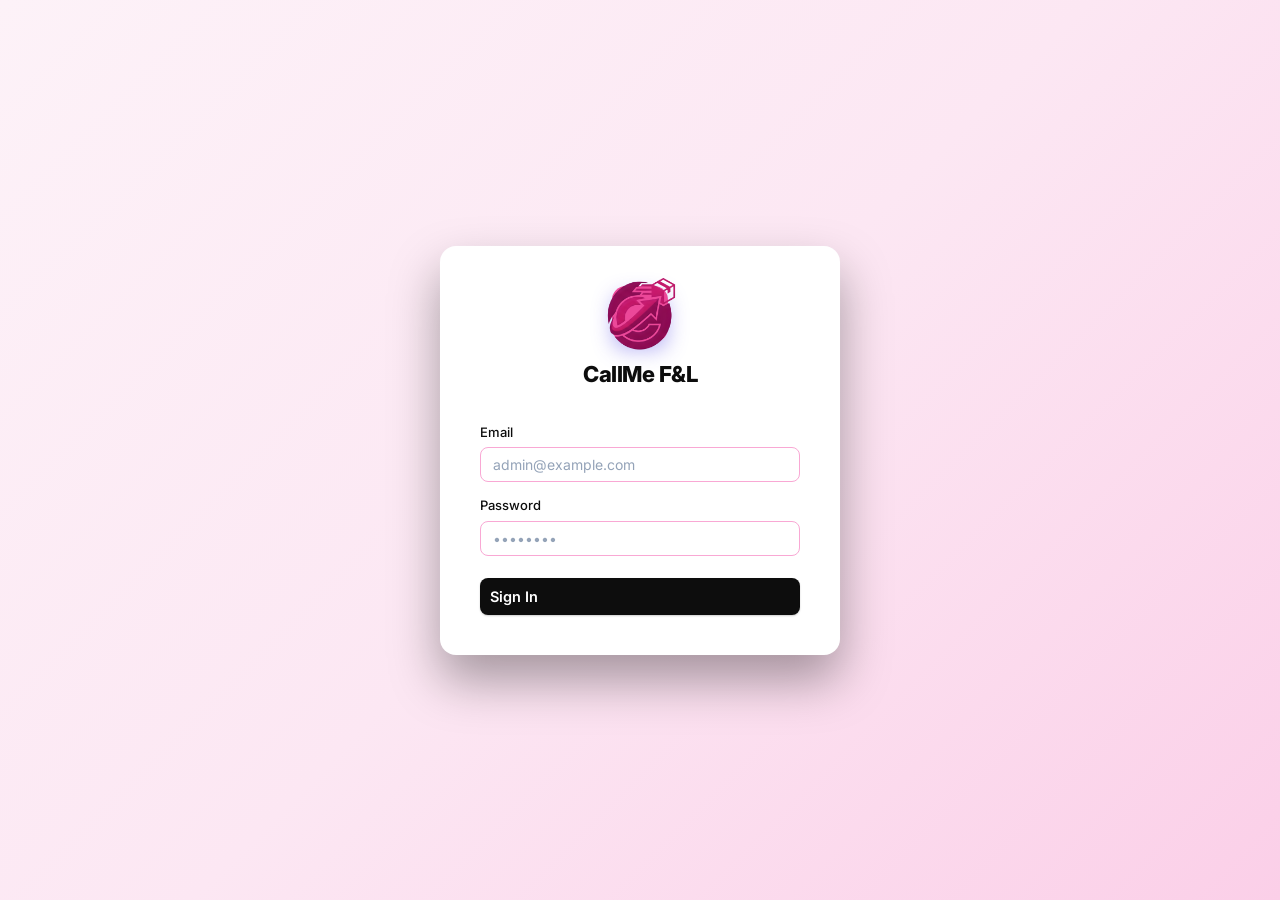
<file: inventory.html>
<!DOCTYPE html>
<html lang="en">
<head>
  <meta charset="UTF-8" />
  <meta name="viewport" content="width=device-width, initial-scale=1.0" />
  <title>Inventory — WMS</title>
  <link rel="stylesheet" href="./css/style.css" />
</head>
<body>
<div class="layout">

  <!-- ── Sidebar ─────────────────────────────────────────────────────────────── -->
  <aside class="sidebar">
    <div class="sidebar-brand" style="flex-direction:column; align-items:center; padding:24px 16px 20px; gap:8px; border-bottom: 1px solid; border-image: linear-gradient(90deg, transparent, #ec4899, transparent) 1;">
      <img src="/images/logo.png" alt="logo" style="width:56px; height:56px; object-fit:contain;" />
      <div class="brand-name" style="font-size:16px; font-weight:700; color:#fff; letter-spacing:0.3px;">CallMe F&amp;L</div>
    </div>

    <nav class="sidebar-nav">
      <span class="nav-label">Navigation</span>

      <a class="nav-link" href="/dashboard.html">
        <svg class="nav-icon" viewBox="0 0 24 24" fill="none" stroke="currentColor" stroke-width="1.75">
          <path stroke-linecap="round" stroke-linejoin="round"
            d="M2.25 12l8.954-8.955c.44-.439 1.152-.439 1.591 0L21.75 12M4.5 9.75v10.125c0 .621.504 1.125 1.125 1.125H9.75v-4.875c0-.621.504-1.125 1.125-1.125h2.25c.621 0 1.125.504 1.125 1.125V21h4.125c.621 0 1.125-.504 1.125-1.125V9.75M8.25 21h8.25"/>
        </svg>
        <span>Dashboard</span>
      </a>

      <a class="nav-link" href="/inventory.html">
        <svg class="nav-icon" viewBox="0 0 24 24" fill="none" stroke="currentColor" stroke-width="1.75">
          <path stroke-linecap="round" stroke-linejoin="round"
            d="M20.25 7.5l-.625 10.632a2.25 2.25 0 01-2.247 2.118H6.622a2.25 2.25 0 01-2.247-2.118L3.75 7.5M10 11.25h4M3.375 7.5h17.25c.621 0 1.125-.504 1.125-1.125v-1.5c0-.621-.504-1.125-1.125-1.125H3.375c-.621 0-1.125.504-1.125 1.125v1.5c0 .621.504 1.125 1.125 1.125z"/>
        </svg>
        <span>Inventory</span>
      </a>

      <a class="nav-link" href="/orders.html">
        <svg class="nav-icon" viewBox="0 0 24 24" fill="none" stroke="currentColor" stroke-width="1.75">
          <path stroke-linecap="round" stroke-linejoin="round"
            d="M9 12h3.75M9 15h3.75M9 18h3.75m3 .75H18a2.25 2.25 0 002.25-2.25V6.108c0-1.135-.845-2.098-1.976-2.192a48.424 48.424 0 00-1.123-.08m-5.801 0c-.065.21-.1.433-.1.664 0 .414.336.75.75.75h4.5a.75.75 0 00.75-.75 2.25 2.25 0 00-.1-.664m-5.8 0A2.251 2.251 0 0113.5 2.25H15c1.012 0 1.867.668 2.15 1.586m-5.8 0c-.376.023-.75.05-1.124.08C9.095 4.01 8.25 4.973 8.25 6.108V8.25m0 0H4.875c-.621 0-1.125.504-1.125 1.125v11.25c0 .621.504 1.125 1.125 1.125h9.75c.621 0 1.125-.504 1.125-1.125V9.375c0-.621-.504-1.125-1.125-1.125H8.25zM6.75 12h.008v.008H6.75V12zm0 3h.008v.008H6.75V15zm0 3h.008v.008H6.75V18z"/>
        </svg>
        <span>Orders</span>
      </a>

      <a class="nav-link" href="/packing.html">
        <svg class="nav-icon" viewBox="0 0 24 24" fill="none" stroke="currentColor" stroke-width="1.75">
          <path stroke-linecap="round" stroke-linejoin="round"
            d="M9.568 3H5.25A2.25 2.25 0 003 5.25v4.318c0 .597.237 1.17.659 1.591l9.581 9.581c.699.699 1.78.872 2.607.33a18.095 18.095 0 005.223-5.223c.542-.827.369-1.908-.33-2.607L11.16 3.66A2.25 2.25 0 009.568 3z"/>
          <path stroke-linecap="round" stroke-linejoin="round" d="M6 6h.008v.008H6V6z"/>
        </svg>
        <span>Fulfillment</span>
      </a>
    </nav>

    <div class="sidebar-footer">
      <div class="sidebar-user">
        <div class="user-avatar" id="user-avatar">?</div>
        <div class="sidebar-user-info">
          <div class="sidebar-user-name" id="user-name">...</div>
        </div>
        <button class="sidebar-logout-btn" onclick="logout()" title="Sign out">
          <svg viewBox="0 0 24 24" fill="none" stroke="currentColor" stroke-width="1.75">
            <path stroke-linecap="round" stroke-linejoin="round"
              d="M15.75 9V5.25A2.25 2.25 0 0013.5 3h-6a2.25 2.25 0 00-2.25 2.25v13.5A2.25 2.25 0 007.5 21h6a2.25 2.25 0 002.25-2.25V15m3 0l3-3m0 0l-3-3m3 3H9"/>
          </svg>
        </button>
      </div>
    </div>
  </aside>

  <!-- ── Main ─────────────────────────────────────────────────────────────────── -->
  <div class="main">
    <header class="topbar">
      <div class="topbar-title">Inventory</div>
      <div class="topbar-user">
        <div class="user-avatar" id="topbar-avatar">?</div>
      </div>
    </header>

    <main class="content">
      <div class="page-header">
        <div>
          <div class="page-title">Products</div>
          <div class="page-subtitle">Manage stock levels and product catalog</div>
        </div>
        <button class="btn btn-primary" onclick="showModal('modal-add')">+ Add Product</button>
      </div>

      <!-- Orange banner: low stock (above 0 but below threshold) -->
      <div class="alert-banner" id="low-stock-banner" style="display:none">
        <span>⚠️</span>
        <span><strong id="low-stock-count">0</strong> products running low</span>
        <button class="btn btn-secondary btn-xs" onclick="filterByStock('low')">Filter now</button>
        <button class="alert-close" onclick="this.parentElement.style.display='none'">✕</button>
      </div>
      <!-- Red banner: out of stock (quantity = 0) -->
      <div class="alert-banner alert-banner-danger" id="out-stock-banner" style="display:none">
        <span>❌</span>
        <span><strong id="out-stock-count">0</strong> products out of stock</span>
        <button class="btn btn-secondary btn-xs" onclick="filterByStock('out')">Filter now</button>
        <button class="alert-close" onclick="this.parentElement.style.display='none'">✕</button>
      </div>

      <div class="card">
        <div class="toolbar">
          <input class="form-control toolbar-search" id="search-input" type="text" placeholder="Search by name, SKU..." />
          <select class="form-control" id="category-filter" style="width:150px">
            <option value="">All categories</option>
          </select>
          <select class="form-control" id="stock-filter" style="width:160px" onchange="loadProducts(1)">
            <option value="">All stock levels</option>
            <option value="low">⚠️ Low Stock</option>
            <option value="out">❌ Out of Stock</option>
          </select>
          <button class="btn btn-secondary" onclick="loadProducts(1)">Filter</button>
        </div>

        <div class="table-wrap">
          <table>
            <thead>
              <tr>
                <th>SKU</th>
                <th>Product</th>
                <th>Category</th>
                <th>Price</th>
                <th>Stock</th>
                <th>Status</th>
                <th class="text-right">Actions</th>
              </tr>
            </thead>
            <tbody id="product-table">
              <tr><td colspan="7"><div class="loading"><div class="spinner"></div> Loading...</div></td></tr>
            </tbody>
          </table>
        </div>
        <div class="pagination" id="pagination"></div>
      </div>
    </main>
  </div>
</div>

<!-- Modal: Add product -->
<div class="modal" id="modal-add">
  <div class="modal-box">
    <div class="modal-header">
      <div class="modal-title">Add Product</div>
      <button class="modal-close" onclick="closeModal('modal-add')">✕</button>
    </div>
    <form id="form-add" onsubmit="submitAdd(event)">
      <div class="modal-body">
        <div class="form-row">
          <div class="form-group">
            <label class="form-label">Product Name *</label>
            <input class="form-control" name="name" required placeholder="Product name" />
          </div>
          <div class="form-group">
            <label class="form-label">SKU *</label>
            <input class="form-control" name="sku" required placeholder="WH-001" />
          </div>
        </div>
        <div class="form-row">
          <div class="form-group">
            <label class="form-label">Category *</label>
            <input class="form-control" name="category" required placeholder="Electronics, Food..." />
          </div>
          <div class="form-group">
            <label class="form-label">Unit</label>
            <select class="form-control" name="unit">
              <option value="piece">Piece</option>
              <option value="kg">Kg</option>
              <option value="box">Box</option>
              <option value="liter">Liter</option>
              <option value="meter">Meter</option>
            </select>
          </div>
        </div>
        <div class="form-row">
          <div class="form-group">
            <label class="form-label">Price (USD) *</label>
            <input class="form-control" name="price" type="number" min="0" step="0.01" required placeholder="0.00" />
          </div>
          <div class="form-group">
            <label class="form-label">Initial Stock</label>
            <input class="form-control" name="stock" type="number" min="0" value="0" />
          </div>
        </div>
        <div class="form-group">
          <label class="form-label">Description</label>
          <textarea class="form-control" name="description" rows="2" placeholder="Product description..."></textarea>
        </div>
      </div>
      <div class="modal-footer">
        <button type="button" class="btn btn-secondary" onclick="closeModal('modal-add')">Cancel</button>
        <button type="submit" class="btn btn-primary" id="btn-add">Add Product</button>
      </div>
    </form>
  </div>
</div>

<!-- Modal: Update stock -->
<div class="modal" id="modal-stock">
  <div class="modal-box" style="max-width:380px">
    <div class="modal-header">
      <div class="modal-title">Update Stock</div>
      <button class="modal-close" onclick="closeModal('modal-stock')">✕</button>
    </div>
    <div class="modal-body">
      <p style="margin-bottom:12px">Product: <strong id="stock-product-name"></strong></p>
      <p style="margin-bottom:16px">Current Stock: <strong id="stock-current"></strong></p>
      <div class="form-group">
        <label class="form-label">Adjustment (+ restock, − dispatch)</label>
        <input class="form-control" id="stock-adjustment" type="number" placeholder="e.g. 50 or -10" />
      </div>
    </div>
    <div class="modal-footer">
      <button type="button" class="btn btn-secondary" onclick="closeModal('modal-stock')">Cancel</button>
      <button type="button" class="btn btn-primary" onclick="submitStock()">Update</button>
    </div>
  </div>
</div>

<script src="./js/api.js"></script>
<script>
  requireAuth();
  markActiveNav();
  renderUser();

  const user = getUser();
  if (user) {
    const initials = user.name[0].toUpperCase();
    document.getElementById('user-avatar').textContent   = initials;
    document.getElementById('topbar-avatar').textContent = initials;
  }

  const h = escapeHtml;
  let currentPage = 1;
  let selectedProductId = null;
  const productCache = new Map();
  const UNIT_LABEL = { piece: 'pc', kg: 'kg', box: 'box', liter: 'L', meter: 'm' };

  async function loadProducts(page = 1) {
    currentPage = page;
    const search      = document.getElementById('search-input').value.trim();
    const category    = document.getElementById('category-filter').value;
    const stockStatus = document.getElementById('stock-filter').value;

    document.getElementById('product-table').innerHTML =
      `<tr><td colspan="7"><div class="loading"><div class="spinner"></div> Loading...</div></td></tr>`;

    try {
      const params = { page, limit: 15 };
      if (search)      params.search      = search;
      if (category)    params.category    = category;
      if (stockStatus) params.stockStatus = stockStatus;

      const data = await Products.list(params);
      renderTable(data?.products || []);
      renderPagination(data?.pagination || { totalPages: 1, page: 1 });
      populateCategories(data?.products || []);
    } catch (err) {
      toast(err.message, 'error');
    }
  }

  function renderTable(products) {
    const tbody = document.getElementById('product-table');
    if (!products.length) {
      tbody.innerHTML = `<tr><td colspan="7">
        <div class="empty"><div class="empty-icon">📦</div><p>No products found</p></div>
      </td></tr>`;
      return;
    }
    products.forEach(p => productCache.set(p._id, p));
    tbody.innerHTML = products.map(p => {
      const isOut     = p.stock === 0;
      const isLow     = !isOut && p.stock <= p.lowStockThreshold;
      const unitLabel = UNIT_LABEL[p.unit] || p.unit || '';

      let stockBadge = '';
      if (isOut)      stockBadge = '<span class="badge badge-red" style="margin-left:4px">Out of Stock</span>';
      else if (isLow) stockBadge = '<span class="badge badge-orange" style="margin-left:4px">Low Stock</span>';

      return `
        <tr>
          <td class="fw-600" style="font-family:monospace;font-size:12.5px">${h(p.sku)}</td>
          <td>
            <div class="fw-600">${h(p.name)}</div>
            ${p.description ? `<div class="text-muted" style="font-size:12px;max-width:220px;overflow:hidden;text-overflow:ellipsis;white-space:nowrap">${h(p.description)}</div>` : ''}
          </td>
          <td><span class="badge badge-grey">${h(p.category)}</span></td>
          <td class="fw-600">${formatCurrency(p.price)}</td>
          <td class="${isOut ? 'text-danger fw-600' : isLow ? 'stock-low' : ''}">
            ${p.stock} ${h(unitLabel)}
            ${stockBadge}
          </td>
          <td>${p.isActive
            ? '<span class="badge badge-green">Active</span>'
            : '<span class="badge badge-grey">Inactive</span>'}</td>
          <td class="text-right" style="white-space:nowrap">
            <button class="btn btn-secondary btn-xs" onclick="openStockModal('${p._id}')">Stock</button>
            <button class="btn btn-danger btn-xs" onclick="deleteProduct('${p._id}')" style="margin-left:4px">Delete</button>
          </td>
        </tr>
      `;
    }).join('');
  }

  function renderPagination({ totalPages, page }) {
    const el = document.getElementById('pagination');
    if (totalPages <= 1) { el.innerHTML = ''; return; }
    let html = `<button class="page-btn" onclick="loadProducts(${page - 1})" ${page === 1 ? 'disabled' : ''}>‹</button>`;
    for (let i = 1; i <= totalPages; i++)
      html += `<button class="page-btn ${i === page ? 'active' : ''}" onclick="loadProducts(${i})">${i}</button>`;
    html += `<button class="page-btn" onclick="loadProducts(${page + 1})" ${page === totalPages ? 'disabled' : ''}>›</button>`;
    el.innerHTML = html;
  }

  function populateCategories(products) {
    const sel = document.getElementById('category-filter');
    const existing = new Set([...sel.options].map(o => o.value).filter(Boolean));
    products.forEach(p => {
      if (p.category && !existing.has(p.category)) {
        existing.add(p.category);
        sel.add(new Option(p.category, p.category));
      }
    });
  }

  async function submitAdd(e) {
    e.preventDefault();
    const btn  = document.getElementById('btn-add');
    const form = e.target;
    const data = Object.fromEntries(new FormData(form));
    data.price = Number(data.price);
    data.stock = Number(data.stock);

    btn.disabled = true; btn.textContent = 'Saving...';
    try {
      await Products.create(data);
      toast('Product added successfully');
      form.reset();
      closeModal('modal-add');
      loadProducts(1);
    } catch (err) {
      toast(err.message, 'error');
    } finally {
      btn.disabled = false; btn.textContent = 'Add Product';
    }
  }

  function openStockModal(id) {
    const p = productCache.get(id);
    if (!p) return;
    selectedProductId = id;
    document.getElementById('stock-product-name').textContent = p.name;
    document.getElementById('stock-current').textContent      = p.stock;
    document.getElementById('stock-adjustment').value         = '';
    showModal('modal-stock');
  }

  async function submitStock() {
    const adj = parseInt(document.getElementById('stock-adjustment').value, 10);
    if (!adj || isNaN(adj)) { toast('Enter a valid adjustment value', 'error'); return; }
    try {
      await Products.updateStock(selectedProductId, adj);
      toast('Stock updated successfully');
      closeModal('modal-stock');
      loadProducts(currentPage);
    } catch (err) {
      toast(err.message, 'error');
    }
  }

  async function deleteProduct(id) {
    const p = productCache.get(id);
    if (!p) return;
    if (!confirm(`Delete "${p.name}"?\nThis action cannot be undone.`)) return;
    try {
      await Products.remove(id);
      toast('Product deleted');
      productCache.delete(id);
      loadProducts(currentPage);
    } catch (err) {
      toast(err.message, 'error');
    }
  }

  function filterByStock(status) {
    document.getElementById('stock-filter').value = status;
    document.getElementById('low-stock-banner').style.display = 'none';
    document.getElementById('out-stock-banner').style.display = 'none';
    loadProducts(1);
  }

  document.getElementById('search-input').addEventListener('keydown', e => {
    if (e.key === 'Enter') loadProducts(1);
  });

  async function checkLowStock() {
    try {
      const [lowData, outData] = await Promise.all([
        Products.list({ stockStatus: 'low', limit: 1 }),
        Products.list({ stockStatus: 'out', limit: 1 }),
      ]);
      if ((lowData?.pagination?.total ?? 0) > 0) {
        document.getElementById('low-stock-count').textContent = lowData.pagination.total;
        document.getElementById('low-stock-banner').style.display = 'flex';
      }
      if ((outData?.pagination?.total ?? 0) > 0) {
        document.getElementById('out-stock-count').textContent = outData.pagination.total;
        document.getElementById('out-stock-banner').style.display = 'flex';
      }
    } catch (_) {}
  }

  loadProducts(1);
  checkLowStock();
</script>
</body>
</html>
</file>
<file: css/style.css>
@import url('https://fonts.googleapis.com/css2?family=Inter:wght@400;500;600;700;800&display=swap');

/* ─── Variables ──────────────────────────────────────────────────────────────── */
:root {
  --primary:      #ec4899;
  --primary-dk:   #db2777;
  --primary-lt:   #1a0010;
  --sidebar-bg:   #1a0012;
  --sidebar-w:    248px;
  --bg:           #fdf2f8;
  --surface:      #ffffff;
  --border:       #f9a8d4;
  --border-lt:    #f1f5f9;
  --text:         #0d0d0d;
  --text-muted:   #64748b;
  --text-light:   #94a3b8;
  --danger:       #ef4444;
  --danger-lt:    #fff1f2;
  --success:      #16a34a;
  --success-lt:   #f0fdf4;
  --warning:      #d97706;
  --warning-lt:   #fffbeb;
  --radius:       8px;
  --radius-lg:    12px;
  --shadow-sm:    0 1px 2px 0 rgb(0 0 0/.05);
  --shadow:       0 1px 3px 0 rgb(0 0 0/.08), 0 1px 2px -1px rgb(0 0 0/.06);
  --shadow-md:    0 4px 6px -1px rgb(0 0 0/.07), 0 2px 4px -2px rgb(0 0 0/.05);
  --t:            .15s cubic-bezier(.4,0,.2,1);
}

/* ─── Reset ──────────────────────────────────────────────────────────────────── */
*, *::before, *::after { box-sizing: border-box; margin: 0; padding: 0; }
body {
  font-family: 'Inter', 'Segoe UI', system-ui, sans-serif;
  background: var(--bg); color: var(--text);
  font-size: 14px; line-height: 1.5;
  -webkit-font-smoothing: antialiased; -moz-osx-font-smoothing: grayscale;
}
a { color: inherit; text-decoration: none; }
button { cursor: pointer; font-family: inherit; font-size: 14px; }
input, select, textarea { font-family: inherit; font-size: 14px; }

/* ─── Layout ─────────────────────────────────────────────────────────────────── */
.layout { display: flex; min-height: 100vh; }

.sidebar {
  width: var(--sidebar-w);
  background: var(--sidebar-bg);
  display: flex; flex-direction: column; flex-shrink: 0;
  position: fixed; inset: 0 auto 0 0; z-index: 100;
  border-right: 1px solid rgba(236,72,153,.15);
}

/* ─── Sidebar brand ──────────────────────────────────────────────────────────── */
.sidebar-brand {
  display: flex;
  flex-direction: column;
  align-items: center;
  padding: 24px 16px 20px;
  gap: 8px;
  border-bottom: none;
  background: transparent;
}
.brand-icon {
  width: 72px; height: 72px; border-radius: 0;
  background: transparent !important;
  display: flex; align-items: center; justify-content: center; flex-shrink: 0;
  box-shadow: none !important; padding: 0;
}
.brand-icon img { width: 72px; height: 72px; object-fit: contain; }
.brand-icon svg { width: 20px; height: 20px; color: #ec4899; }
.brand-name { font-size: 16px; font-weight: 700; color: #fff; letter-spacing: -.3px; }
.brand-sub  { font-size: 11px; color: #475569; margin-top: 1px; }

/* ─── Sidebar nav ────────────────────────────────────────────────────────────── */
.sidebar-nav { padding: 10px 8px; flex: 1; overflow-y: auto; }
.nav-label {
  display: block; font-size: 10px; font-weight: 600; color: #9d174d;
  text-transform: uppercase; letter-spacing: 1px; padding: 14px 8px 6px;
}
.nav-link {
  display: flex; align-items: center; gap: 10px;
  padding: 8px 10px; border-radius: var(--radius);
  color: #f9a8d4; font-size: 13.5px; font-weight: 500;
  transition: background var(--t), color var(--t);
  margin-bottom: 1px; position: relative;
}
.nav-link:hover { background: rgba(255,255,255,.07); color: #fff; }
.nav-link.active {
  background: rgba(236,72,153,.2); color: #fff;
}
.nav-link.active::before {
  content: ''; position: absolute;
  left: 0; top: 22%; bottom: 22%;
  width: 3px; background: #ec4899; border-radius: 0 3px 3px 0;
}
.nav-icon { width: 18px; height: 18px; flex-shrink: 0; color: inherit; }

/* ─── Sidebar footer (user row) ──────────────────────────────────────────────── */
.sidebar-footer {
  padding: 10px 8px 12px;
  border-top: 1px solid rgba(236,72,153,.2);
}
.sidebar-user {
  display: flex; align-items: center; gap: 10px;
  padding: 8px 10px; border-radius: var(--radius);
}
.sidebar-user-info { flex: 1; min-width: 0; }
.sidebar-user-name {
  font-size: 13px; font-weight: 500; color: #f9a8d4;
  white-space: nowrap; overflow: hidden; text-overflow: ellipsis;
}
.sidebar-logout-btn {
  background: none; border: none; padding: 6px; border-radius: 6px;
  color: #9d174d; display: flex; align-items: center; justify-content: center; flex-shrink: 0;
  transition: background var(--t), color var(--t);
}
.sidebar-logout-btn svg { width: 16px; height: 16px; }
.sidebar-logout-btn:hover { background: rgba(236,72,153,.15); color: #fda4af; }

/* Legacy logout button (kept for compat) */
.btn-logout {
  width: 100%; padding: 8px 10px; background: transparent;
  border: 1px solid rgba(255,255,255,.1); border-radius: var(--radius);
  color: #64748b; display: flex; align-items: center; gap: 8px;
  transition: background var(--t), color var(--t), border-color var(--t); font-size: 13px;
}
.btn-logout:hover { background: rgba(239,68,68,.12); border-color: rgba(239,68,68,.4); color: #fca5a5; }

/* ─── Main area ──────────────────────────────────────────────────────────────── */
.main { margin-left: var(--sidebar-w); flex: 1; display: flex; flex-direction: column; min-width: 0; }

.topbar {
  background: var(--surface); border-bottom: 1px solid var(--border);
  padding: 0 28px; height: 58px;
  display: flex; align-items: center; justify-content: space-between;
  position: sticky; top: 0; z-index: 50;
}
.topbar-title { font-size: 15px; font-weight: 600; }
.topbar-user  { display: flex; align-items: center; gap: 10px; }
.user-avatar {
  width: 32px; height: 32px; border-radius: 50%;
  background: linear-gradient(135deg, var(--primary) 0%, #818cf8 100%);
  color: #fff; display: flex; align-items: center; justify-content: center;
  font-weight: 700; font-size: 13px; flex-shrink: 0; letter-spacing: -.5px;
}

.content { padding: 28px; flex: 1; }

/* ─── Page header ────────────────────────────────────────────────────────────── */
.page-header {
  display: flex; align-items: flex-start; justify-content: space-between;
  margin-bottom: 24px; gap: 16px; flex-wrap: wrap;
}
.page-title    { font-size: 22px; font-weight: 700; letter-spacing: -.4px; line-height: 1.2; }
.page-subtitle { font-size: 13px; color: #831843; margin-top: 3px; }

/* ─── Cards ──────────────────────────────────────────────────────────────────── */
.card {
  background: var(--surface); border-radius: var(--radius-lg);
  border: 1px solid var(--border); box-shadow: var(--shadow-sm); padding: 20px;
}
.card-header { display: flex; align-items: center; justify-content: space-between; margin-bottom: 18px; }
.card-title  { font-size: 15px; font-weight: 600; }

/* ─── Stat cards ─────────────────────────────────────────────────────────────── */
.stats-grid {
  display: grid; grid-template-columns: repeat(auto-fit, minmax(200px, 1fr));
  gap: 16px; margin-bottom: 24px;
}
.stat-card {
  background: var(--surface); border: 1px solid var(--border);
  border-radius: var(--radius-lg); box-shadow: var(--shadow-sm);
  padding: 20px; display: flex; align-items: flex-start; gap: 16px;
  transition: box-shadow var(--t), border-color var(--t);
}
.stat-card:hover { border-color: #c7d2fe; box-shadow: var(--shadow); }
.stat-icon-wrap {
  width: 44px; height: 44px; border-radius: 10px;
  display: flex; align-items: center; justify-content: center; flex-shrink: 0;
}
.stat-icon-wrap svg { width: 22px; height: 22px; }
.stat-icon-indigo { background: #eef2ff; color: var(--primary); }
.stat-icon-amber  { background: #fffbeb; color: #d97706; }
.stat-icon-blue   { background: #eff6ff; color: #2563eb; }
.stat-icon-green  { background: #f0fdf4; color: var(--success); }
.stat-content     { flex: 1; min-width: 0; }
.stat-label { font-size: 11.5px; font-weight: 500; color: var(--text-muted); text-transform: uppercase; letter-spacing: .5px; }
.stat-value { font-size: 26px; font-weight: 700; margin-top: 4px; letter-spacing: -.5px; line-height: 1; }
.stat-sub   { font-size: 12px; color: var(--text-muted); margin-top: 5px; }

/* ─── Buttons ────────────────────────────────────────────────────────────────── */
.btn {
  display: inline-flex; align-items: center; gap: 6px;
  padding: 7px 14px; border-radius: var(--radius);
  font-weight: 500; font-size: 13.5px; border: none;
  transition: all var(--t); white-space: nowrap;
}
.btn:disabled { opacity: .5; pointer-events: none; }
.btn:active   { transform: translateY(1px); }
.btn-primary  { background: #0d0d0d; color: #fff; box-shadow: 0 1px 2px rgb(0 0 0/.2); }
.btn-primary:hover  { background: #1f1f1f; box-shadow: 0 2px 6px rgb(0 0 0/.3); }
.btn-secondary { background: var(--surface); color: var(--text); border: 1px solid var(--border); box-shadow: var(--shadow-sm); }
.btn-secondary:hover { background: #f8fafc; border-color: #cbd5e1; }
.btn-danger   { background: var(--danger); color: #fff; box-shadow: 0 1px 2px rgb(239 68 68/.25); }
.btn-danger:hover { background: #dc2626; }
.btn-success  { background: var(--success); color: #fff; }
.btn-success:hover { background: #15803d; }
.btn-sm { padding: 5px 10px; font-size: 12.5px; }
.btn-xs { padding: 3px 8px; font-size: 12px; border-radius: 6px; }

/* ─── Forms ──────────────────────────────────────────────────────────────────── */
.form-group  { margin-bottom: 14px; }
.form-label  { display: block; font-weight: 500; margin-bottom: 5px; font-size: 13px; }
.form-control {
  width: 100%; padding: 8px 12px;
  border: 1px solid var(--border); border-radius: var(--radius);
  background: #fff; color: var(--text); outline: none;
  transition: border-color var(--t), box-shadow var(--t);
}
.form-control:focus { border-color: #a5b4fc; box-shadow: 0 0 0 3px rgba(99,102,241,.12); }
.form-control::placeholder { color: var(--text-light); }
.form-row   { display: grid; grid-template-columns: 1fr 1fr; gap: 12px; }
.form-error { color: var(--danger); font-size: 12px; margin-top: 4px; }

/* ─── Table ──────────────────────────────────────────────────────────────────── */
.table-wrap { overflow-x: auto; }
table { width: 100%; border-collapse: collapse; }
th {
  text-align: left; padding: 10px 16px;
  font-size: 11.5px; font-weight: 600; color: var(--text-muted);
  text-transform: uppercase; letter-spacing: .6px; white-space: nowrap;
  border-bottom: 1px solid var(--border); background: #fafafa;
}
td { padding: 13px 16px; border-bottom: 1px solid var(--border-lt); vertical-align: middle; }
tr:last-child td { border-bottom: none; }
tbody tr { transition: background var(--t); }
tbody tr:hover td { background: #fafbff; }
.text-right { text-align: right; }

/* ─── Badges ─────────────────────────────────────────────────────────────────── */
.badge {
  display: inline-flex; align-items: center; gap: 5px;
  padding: 3px 9px; border-radius: 999px;
  font-size: 12px; font-weight: 500; white-space: nowrap;
}
.badge::before {
  content: ''; width: 5px; height: 5px; border-radius: 50%;
  background: currentColor; opacity: .75; flex-shrink: 0;
}
.badge-yellow  { background: #fef9c3; color: #854d0e; }
.badge-orange  { background: #ffedd5; color: #9a3412; }
.badge-blue    { background: #dbeafe; color: #1e40af; }
.badge-green   { background: #dcfce7; color: #166534; }
.badge-red     { background: #fee2e2; color: #991b1b; }
.badge-grey    { background: #f1f5f9; color: #475569; }

/* ─── Modal ──────────────────────────────────────────────────────────────────── */
.modal {
  display: none; position: fixed; inset: 0;
  background: rgba(15,23,42,.5); backdrop-filter: blur(3px);
  z-index: 200; align-items: center; justify-content: center; padding: 16px;
}
.modal.open { display: flex; animation: fade-in var(--t) both; }
@keyframes fade-in { from { opacity: 0; } to { opacity: 1; } }

.modal-box {
  background: var(--surface); border-radius: var(--radius-lg);
  box-shadow: 0 25px 50px -12px rgba(0,0,0,.25);
  border: 1px solid var(--border);
  width: 100%; max-width: 480px; max-height: 92vh; overflow-y: auto;
  animation: slide-up var(--t) both;
}
@keyframes slide-up {
  from { transform: translateY(12px); opacity: 0; }
  to   { transform: translateY(0);    opacity: 1; }
}
.modal-header {
  padding: 18px 20px 16px; border-bottom: 1px solid var(--border-lt);
  display: flex; align-items: center; justify-content: space-between;
  position: sticky; top: 0; background: var(--surface); z-index: 1;
  border-radius: var(--radius-lg) var(--radius-lg) 0 0;
}
.modal-title { font-size: 16px; font-weight: 600; letter-spacing: -.3px; }
.modal-close {
  background: none; border: none;
  width: 28px; height: 28px; border-radius: 6px;
  color: var(--text-muted); font-size: 18px;
  display: flex; align-items: center; justify-content: center;
  transition: background var(--t), color var(--t);
}
.modal-close:hover { background: var(--border-lt); color: var(--text); }
.modal-body   { padding: 20px; }
.modal-footer {
  padding: 14px 20px; border-top: 1px solid var(--border-lt);
  display: flex; gap: 8px; justify-content: flex-end;
  position: sticky; bottom: 0; background: var(--surface);
  border-radius: 0 0 var(--radius-lg) var(--radius-lg);
}

/* ─── Toolbar / filters ──────────────────────────────────────────────────────── */
.toolbar { display: flex; gap: 10px; margin-bottom: 18px; flex-wrap: wrap; align-items: center; }
.toolbar-search { flex: 1; min-width: 200px; }

/* ─── Packing cards ──────────────────────────────────────────────────────────── */
.packing-grid { display: grid; grid-template-columns: repeat(auto-fill, minmax(320px, 1fr)); gap: 16px; }
.order-card {
  background: var(--surface); border-radius: var(--radius-lg);
  border: 1px solid var(--border); border-left: 3px solid var(--border);
  box-shadow: var(--shadow-sm); padding: 18px;
  transition: box-shadow var(--t), border-color var(--t);
}
.order-card:hover { box-shadow: var(--shadow); }
.order-card.pending { border-left-color: var(--warning); }
.order-card.packed  { border-left-color: var(--primary); }
.order-card-header  { display: flex; align-items: flex-start; justify-content: space-between; margin-bottom: 10px; }
.order-num          { font-weight: 700; font-size: 15px; letter-spacing: -.3px; }
.order-customer     { font-size: 13px; color: var(--text-muted); margin-top: 2px; }
.order-items        { margin: 12px 0; }
.order-item-row {
  display: flex; justify-content: space-between; font-size: 13px;
  padding: 5px 0; border-bottom: 1px dashed var(--border-lt);
}
.order-item-row:last-child { border-bottom: none; }
.order-card-footer  { display: flex; gap: 8px; margin-top: 14px; justify-content: flex-end; }

/* ─── Empty state ────────────────────────────────────────────────────────────── */
.empty { text-align: center; padding: 64px 20px; color: var(--text-muted); }
.empty-icon { font-size: 44px; margin-bottom: 12px; opacity: .6; }
.empty p { font-size: 14px; }

/* ─── Loading ────────────────────────────────────────────────────────────────── */
.loading { display: flex; align-items: center; justify-content: center; padding: 60px; color: var(--text-light); gap: 10px; }
.spinner {
  width: 22px; height: 22px;
  border: 2.5px solid var(--border); border-top-color: var(--primary);
  border-radius: 50%; animation: spin .7s linear infinite;
}
@keyframes spin { to { transform: rotate(360deg); } }

/* ─── Toast ──────────────────────────────────────────────────────────────────── */
.toast {
  position: fixed; bottom: 28px; right: 28px; z-index: 999;
  padding: 12px 18px; border-radius: var(--radius); color: #fff;
  font-size: 13.5px; font-weight: 500;
  box-shadow: 0 8px 24px rgba(0,0,0,.18);
  transform: translateY(16px); opacity: 0;
  transition: all .25s cubic-bezier(.4,0,.2,1); max-width: 380px;
}
.toast.show    { transform: translateY(0); opacity: 1; }
.toast-success { background: #166534; }
.toast-error   { background: #9f1239; }
.toast-info    { background: #1e40af; }

/* ─── Alert banner ───────────────────────────────────────────────────────────── */
.alert-banner {
  display: flex; align-items: center; gap: 10px; padding: 12px 16px;
  background: #fffbeb; border: 1px solid #fde68a; border-radius: var(--radius);
  margin-bottom: 14px; color: #92400e; font-size: 13.5px;
}
.alert-banner-danger { background: #fff1f2; border-color: #fecdd3; color: #9f1239; }
.alert-close {
  margin-left: auto; background: none; border: none; font-size: 16px;
  color: inherit; opacity: .5; line-height: 1; padding: 2px 4px; border-radius: 4px;
}
.alert-close:hover { opacity: 1; }

/* ─── Pagination ─────────────────────────────────────────────────────────────── */
.pagination { display: flex; gap: 4px; align-items: center; justify-content: flex-end; margin-top: 18px; }
.page-btn {
  padding: 5px 10px; border-radius: 6px; border: 1px solid var(--border);
  background: var(--surface); font-size: 13px; min-width: 34px; text-align: center;
  transition: all var(--t);
}
.page-btn:hover  { background: var(--border-lt); border-color: #cbd5e1; }
.page-btn.active { background: var(--primary); color: #fff; border-color: var(--primary); box-shadow: 0 1px 3px rgb(79 70 229/.3); }
.page-btn:disabled { opacity: .35; pointer-events: none; }

/* ─── Login page ─────────────────────────────────────────────────────────────── */
.login-page {
  min-height: 100vh; display: flex; align-items: center; justify-content: center;
  background: linear-gradient(135deg, #fdf2f8 0%, #fce7f3 50%, #fbcfe8 100%);
  padding: 20px;
}
.login-card {
  background: var(--surface); border-radius: 16px;
  box-shadow: 0 25px 50px rgba(0,0,0,.35), 0 0 0 1px rgba(255,255,255,.06);
  padding: 40px; width: 100%; max-width: 400px;
  animation: slide-up .3s both;
}
.login-logo { text-align: center; margin-bottom: 32px; }
.login-logo-icon {
  width: 56px; height: 56px; background: var(--primary); border-radius: 14px;
  display: flex; align-items: center; justify-content: center;
  margin: 0 auto 16px; box-shadow: 0 8px 20px rgb(79 70 229/.4);
}
.login-logo-icon svg { width: 28px; height: 28px; color: #fff; }
.login-logo h1 { font-size: 22px; font-weight: 800; color: var(--text); letter-spacing: -.5px; }
.login-logo p  { color: var(--text-muted); font-size: 13.5px; margin-top: 4px; }
.login-btn     { width: 100%; padding: 10px; font-size: 14.5px; font-weight: 600; margin-top: 8px; border-radius: var(--radius); }
.login-error {
  background: var(--danger-lt); color: #9f1239; border: 1px solid #fecdd3;
  border-radius: var(--radius); padding: 10px 14px; font-size: 13px;
  margin-bottom: 16px; display: none;
}

/* ─── Print label ────────────────────────────────────────────────────────────── */
@media print { .no-print { display: none !important; } }

/* ─── Misc utilities ─────────────────────────────────────────────────────────── */
.text-danger  { color: #ef4444; }
.text-success { color: var(--success); }
.text-muted   { color: var(--text-muted); }
.fw-600       { font-weight: 600; }
.mt-16        { margin-top: 16px; }
.gap-row      { display: flex; align-items: center; gap: 8px; }
.stock-low    { color: var(--warning); font-weight: 600; }
</file>
